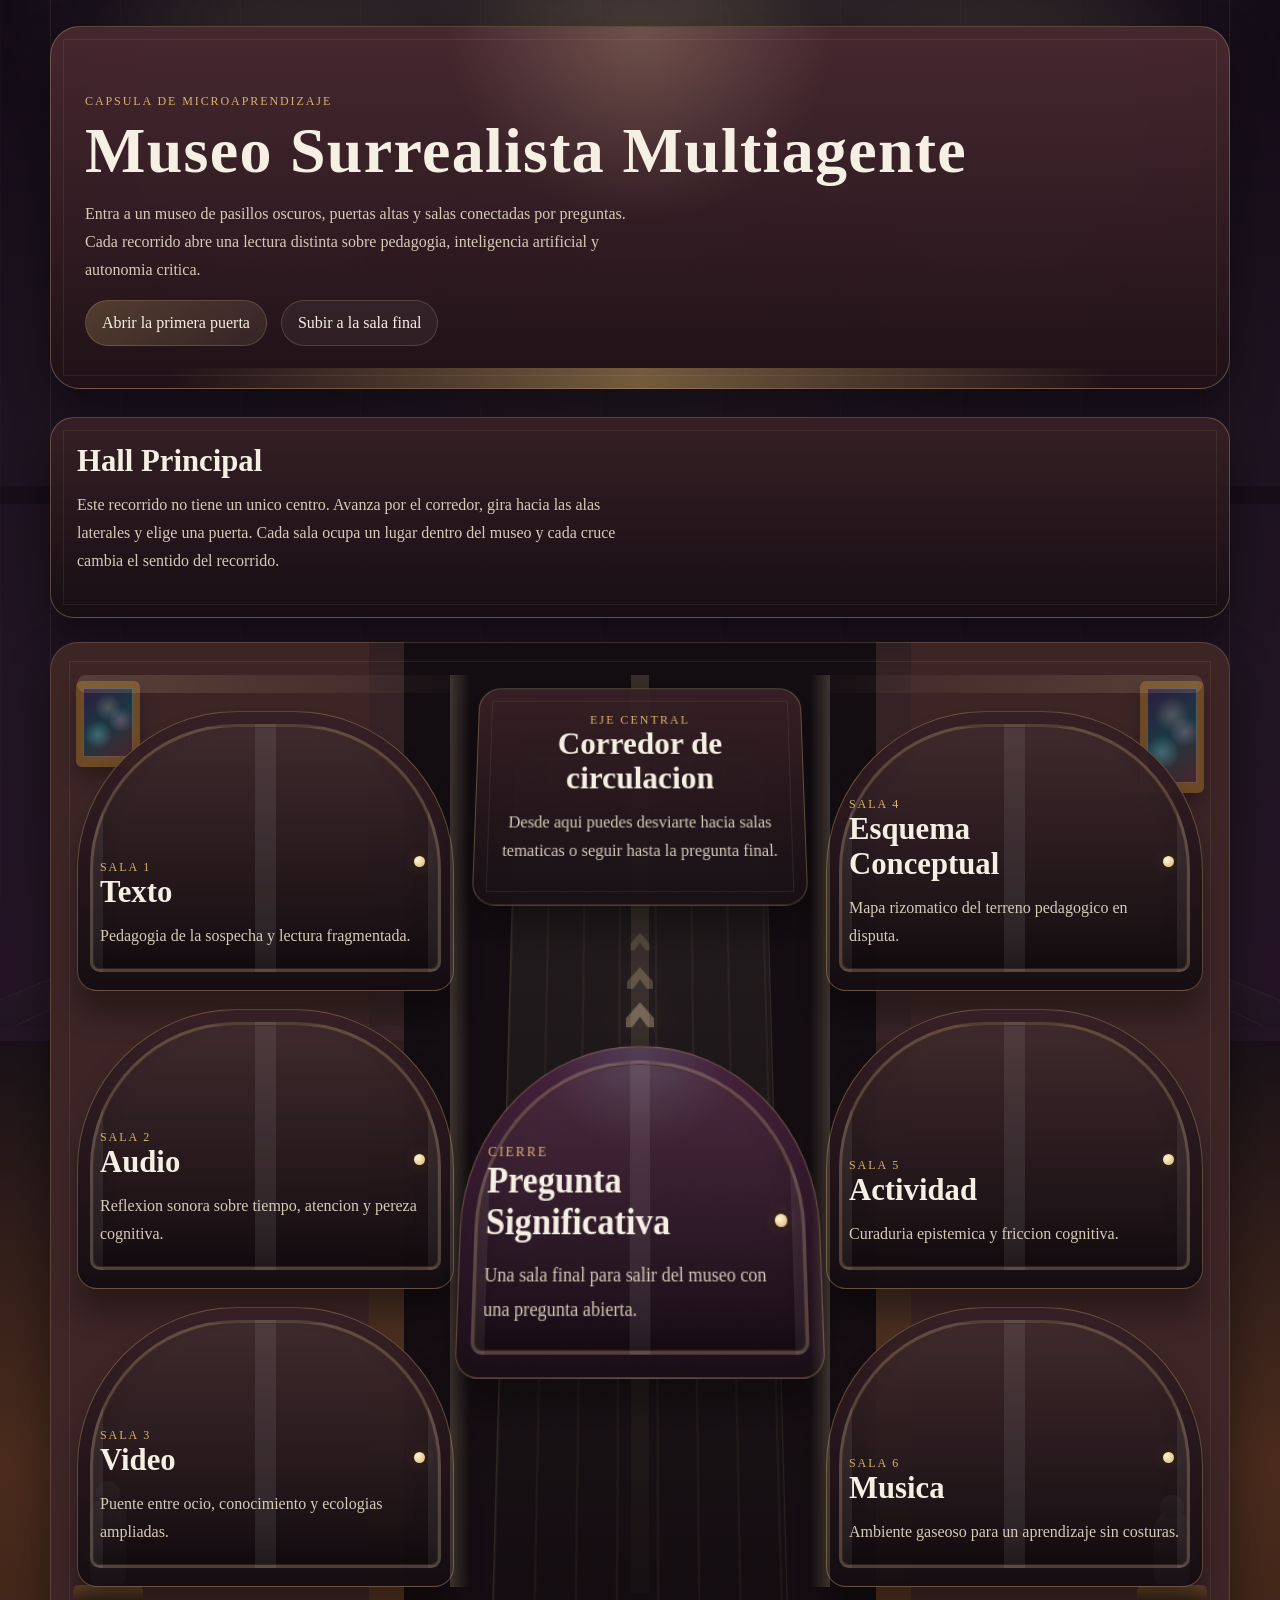
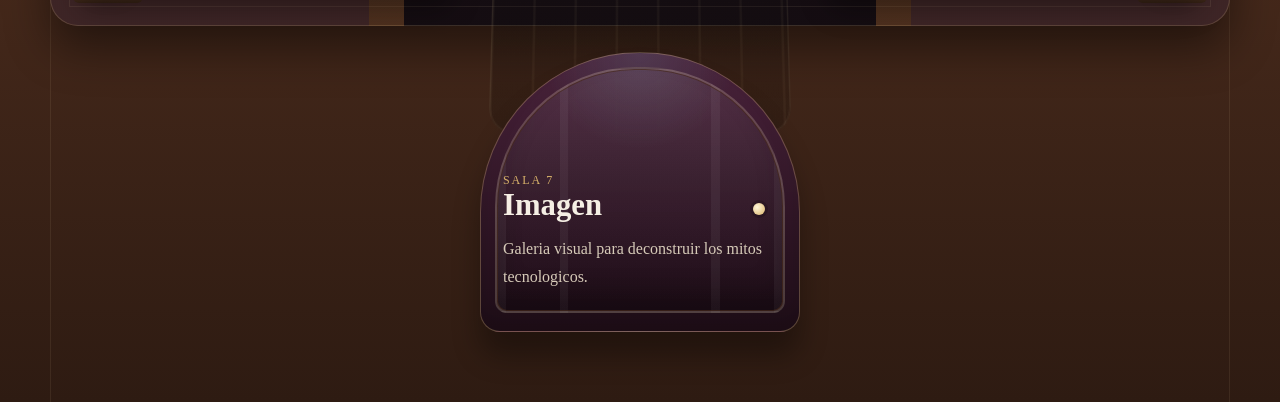
<file: index.html>
<!DOCTYPE html>
<html lang="es">
<head>
  <meta charset="UTF-8">
  <meta name="viewport" content="width=device-width, initial-scale=1.0">
  <title>Museo Surrealista Multiagente</title>
  <meta name="description" content="Capsula de microaprendizaje en formato de museo surrealista multiagente.">
  <link rel="stylesheet" href="css/styles.css">
</head>
<body data-page="hall">
  <div class="page-shell">
    <header class="hero hero-hall">
      <p class="eyebrow">Capsula de microaprendizaje</p>
      <h1>Museo Surrealista Multiagente</h1>
        <p class="lead">
          Entra a un museo de pasillos oscuros, puertas altas y salas conectadas por preguntas. Cada recorrido
          abre una lectura distinta sobre pedagogia, inteligencia artificial y autonomia critica.
        </p>
        <div class="hero-actions">
          <a class="button button-primary" href="salas/texto.html">Abrir la primera puerta</a>
          <a class="button button-secondary" href="salas/pregunta-final.html">Subir a la sala final</a>
        </div>
      </header>

      <main>
        <section class="panel intro-panel">
          <h2>Hall Principal</h2>
          <p>
            Este recorrido no tiene un unico centro. Avanza por el corredor, gira hacia las alas laterales y elige
            una puerta. Cada sala ocupa un lugar dentro del museo y cada cruce cambia el sentido del recorrido.
          </p>
        </section>

        <section class="museum-map" aria-label="Plano del museo">
          <div class="museum-decor museum-decor-left" aria-hidden="true">
            <div class="museum-painting"></div>
            <div class="museum-sculpture"></div>
          </div>

          <div class="museum-wing museum-wing-left" aria-label="Ala izquierda">
            <a class="room-card room-card-map" href="salas/texto.html">
              <span class="room-number">Sala 1</span>
              <h2>Texto</h2>
              <p>Pedagogia de la sospecha y lectura fragmentada.</p>
            </a>
            <a class="room-card room-card-map" href="salas/audio.html">
              <span class="room-number">Sala 2</span>
              <h2>Audio</h2>
              <p>Reflexion sonora sobre tiempo, atencion y pereza cognitiva.</p>
            </a>
            <a class="room-card room-card-map" href="salas/video.html">
              <span class="room-number">Sala 3</span>
              <h2>Video</h2>
              <p>Puente entre ocio, conocimiento y ecologias ampliadas.</p>
            </a>
          </div>

          <div class="museum-corridor" aria-label="Corredor central del museo">
            <div class="corridor-sign panel">
              <span class="meta-label">Eje central</span>
              <h2>Corredor de circulacion</h2>
              <p>Desde aqui puedes desviarte hacia salas tematicas o seguir hasta la pregunta final.</p>
            </div>

            <div class="corridor-path" aria-hidden="true">
              <span></span>
              <span></span>
              <span></span>
            </div>

            <a class="room-card room-card-map room-card-center" href="salas/pregunta-final.html">
              <span class="room-number">Cierre</span>
              <h2>Pregunta Significativa</h2>
              <p>Una sala final para salir del museo con una pregunta abierta.</p>
            </a>
          </div>

          <div class="museum-wing museum-wing-right" aria-label="Ala derecha">
            <a class="room-card room-card-map" href="salas/esquema.html">
              <span class="room-number">Sala 4</span>
              <h2>Esquema Conceptual</h2>
              <p>Mapa rizomatico del terreno pedagogico en disputa.</p>
            </a>
            <a class="room-card room-card-map" href="salas/actividad.html">
              <span class="room-number">Sala 5</span>
              <h2>Actividad</h2>
              <p>Curaduria epistemica y friccion cognitiva.</p>
            </a>
            <a class="room-card room-card-map" href="salas/musica.html">
              <span class="room-number">Sala 6</span>
              <h2>Musica</h2>
              <p>Ambiente gaseoso para un aprendizaje sin costuras.</p>
            </a>
          </div>

          <div class="museum-decor museum-decor-right" aria-hidden="true">
            <div class="museum-painting museum-painting-tall"></div>
            <div class="museum-sculpture museum-sculpture-alt"></div>
          </div>
        </section>

        <section class="museum-annex" aria-label="Anexo del museo">
          <a class="room-card room-card-map room-card-accent" href="salas/imagen.html">
            <span class="room-number">Sala 7</span>
            <h2>Imagen</h2>
            <p>Galeria visual para deconstruir los mitos tecnologicos.</p>
          </a>
        </section>
      </main>
  </div>

  <script src="js/main.js"></script>
</body>
</html>
</file>
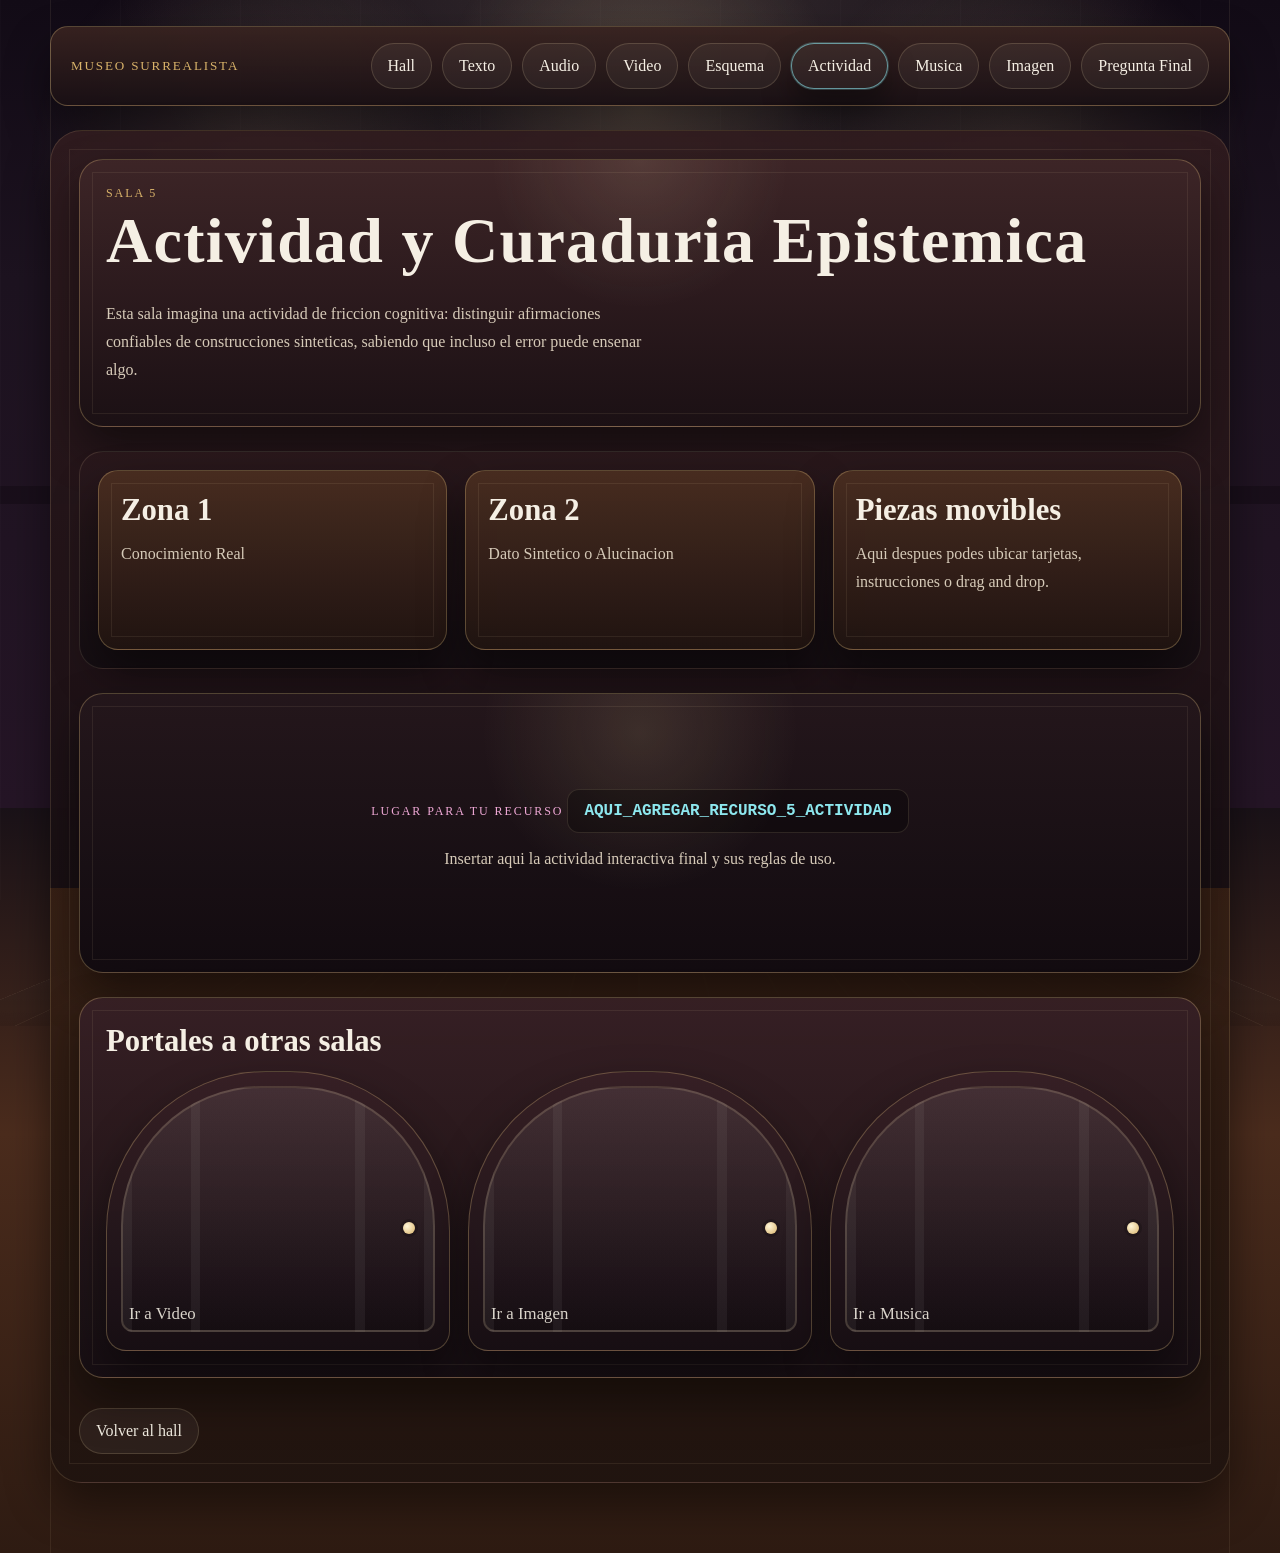
<file: salas/actividad.html>
<!DOCTYPE html>
<html lang="es">
<head>
  <meta charset="UTF-8">
  <meta name="viewport" content="width=device-width, initial-scale=1.0">
  <title>Sala de Actividad | Museo Surrealista Multiagente</title>
  <link rel="stylesheet" href="../css/styles.css">
</head>
<body data-page="actividad">
  <div class="page-shell">
    <main class="room-layout">
      <section class="room-header panel">
        <span class="meta-label">Sala 5</span>
        <h1>Actividad y Curaduria Epistemica</h1>
        <p>
          Esta sala imagina una actividad de friccion cognitiva: distinguir afirmaciones confiables de
          construcciones sinteticas, sabiendo que incluso el error puede ensenar algo.
        </p>
      </section>

      <section class="activity-board" aria-label="Escenario de actividad">
        <article class="activity-card">
          <h2>Zona 1</h2>
          <p>Conocimiento Real</p>
        </article>
        <article class="activity-card">
          <h2>Zona 2</h2>
          <p>Dato Sintetico o Alucinacion</p>
        </article>
        <article class="activity-card">
          <h2>Piezas movibles</h2>
          <p>Aqui despues podes ubicar tarjetas, instrucciones o drag and drop.</p>
        </article>
      </section>

      <section class="resource-placeholder">
        <div>
          <span class="placeholder-label">Lugar para tu recurso</span>
          <strong class="placeholder-code">AQUI_AGREGAR_RECURSO_5_ACTIVIDAD</strong>
          <p>Insertar aqui la actividad interactiva final y sus reglas de uso.</p>
        </div>
      </section>

      <section class="portal-section panel">
        <h2>Portales a otras salas</h2>
        <div class="portal-grid">
          <a href="video.html">Ir a Video</a>
          <a href="imagen.html">Ir a Imagen</a>
          <a href="musica.html">Ir a Musica</a>
        </div>
      </section>

      <div class="page-links">
        <a class="portal-link" href="../index.html">Volver al hall</a>
      </div>
    </main>
  </div>

  <script src="../js/main.js"></script>
</body>
</html>
</file>
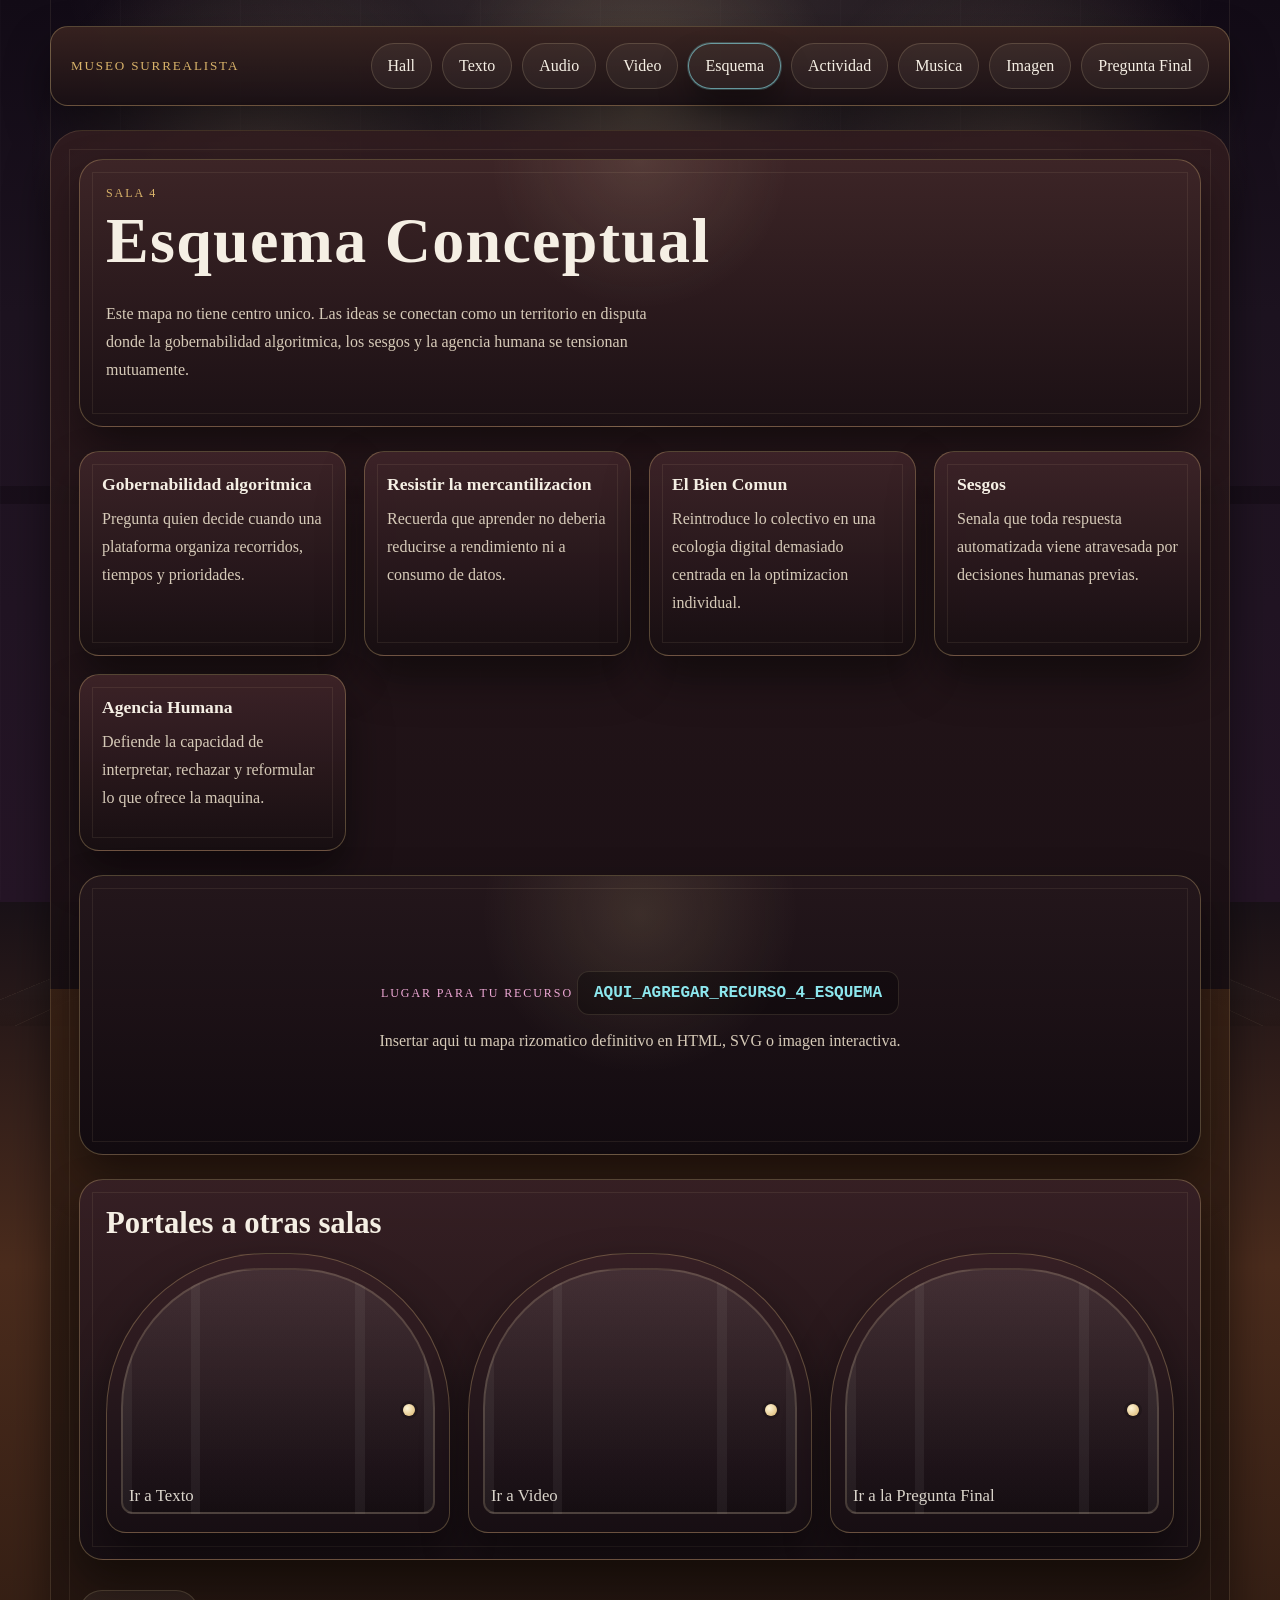
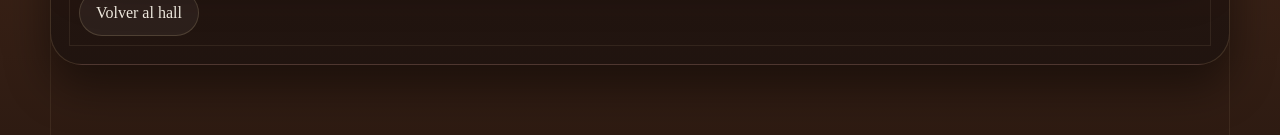
<file: salas/esquema.html>
<!DOCTYPE html>
<html lang="es">
<head>
  <meta charset="UTF-8">
  <meta name="viewport" content="width=device-width, initial-scale=1.0">
  <title>Sala de Esquema | Museo Surrealista Multiagente</title>
  <link rel="stylesheet" href="../css/styles.css">
</head>
<body data-page="esquema">
  <div class="page-shell">
    <main class="room-layout">
      <section class="room-header panel">
        <span class="meta-label">Sala 4</span>
        <h1>Esquema Conceptual</h1>
        <p>
          Este mapa no tiene centro unico. Las ideas se conectan como un territorio en disputa donde la
          gobernabilidad algoritmica, los sesgos y la agencia humana se tensionan mutuamente.
        </p>
      </section>

      <section class="concept-grid" aria-label="Nodos conceptuales">
        <article class="node">
          <h3>Gobernabilidad algoritmica</h3>
          <p>Pregunta quien decide cuando una plataforma organiza recorridos, tiempos y prioridades.</p>
        </article>
        <article class="node">
          <h3>Resistir la mercantilizacion</h3>
          <p>Recuerda que aprender no deberia reducirse a rendimiento ni a consumo de datos.</p>
        </article>
        <article class="node">
          <h3>El Bien Comun</h3>
          <p>Reintroduce lo colectivo en una ecologia digital demasiado centrada en la optimizacion individual.</p>
        </article>
        <article class="node">
          <h3>Sesgos</h3>
          <p>Senala que toda respuesta automatizada viene atravesada por decisiones humanas previas.</p>
        </article>
        <article class="node">
          <h3>Agencia Humana</h3>
          <p>Defiende la capacidad de interpretar, rechazar y reformular lo que ofrece la maquina.</p>
        </article>
      </section>

      <section class="resource-placeholder">
        <div>
          <span class="placeholder-label">Lugar para tu recurso</span>
          <strong class="placeholder-code">AQUI_AGREGAR_RECURSO_4_ESQUEMA</strong>
          <p>Insertar aqui tu mapa rizomatico definitivo en HTML, SVG o imagen interactiva.</p>
        </div>
      </section>

      <section class="portal-section panel">
        <h2>Portales a otras salas</h2>
        <div class="portal-grid">
          <a href="texto.html">Ir a Texto</a>
          <a href="video.html">Ir a Video</a>
          <a href="pregunta-final.html">Ir a la Pregunta Final</a>
        </div>
      </section>

      <div class="page-links">
        <a class="portal-link" href="../index.html">Volver al hall</a>
      </div>
    </main>
  </div>

  <script src="../js/main.js"></script>
</body>
</html>
</file>
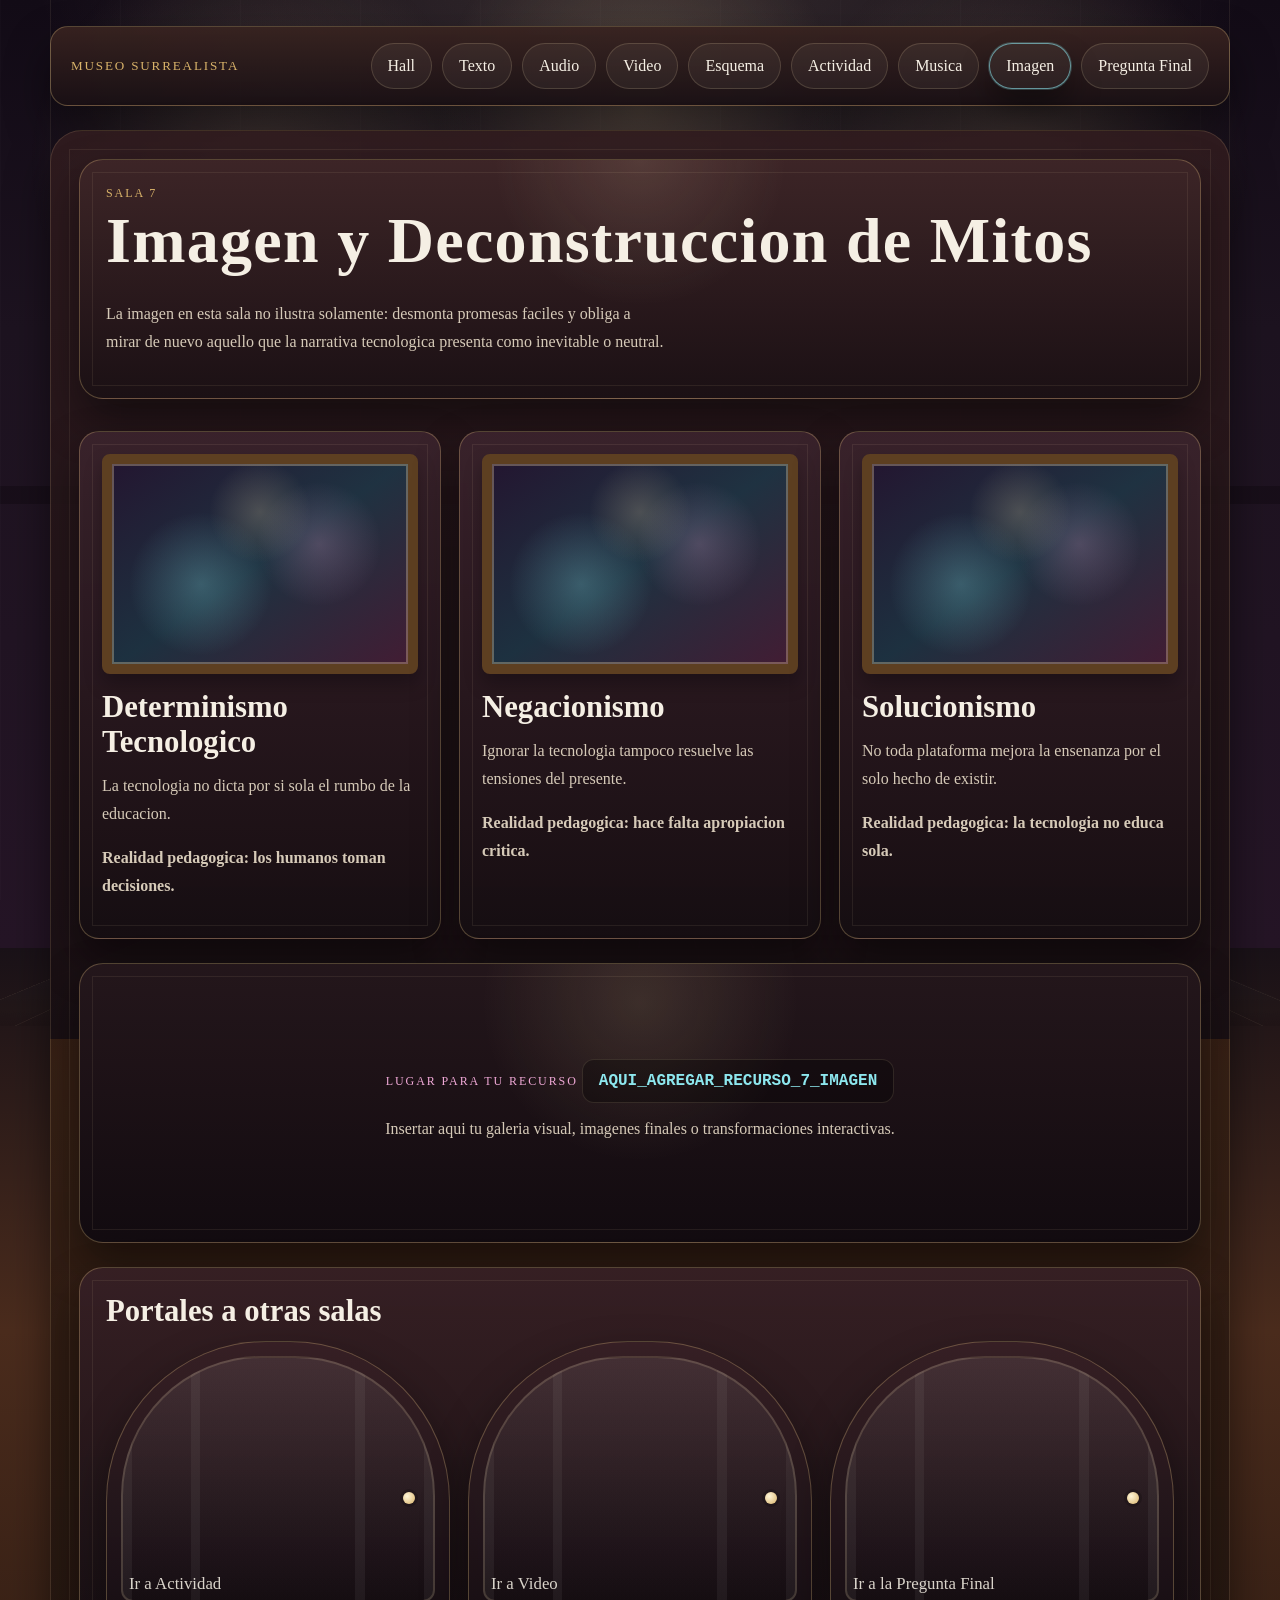
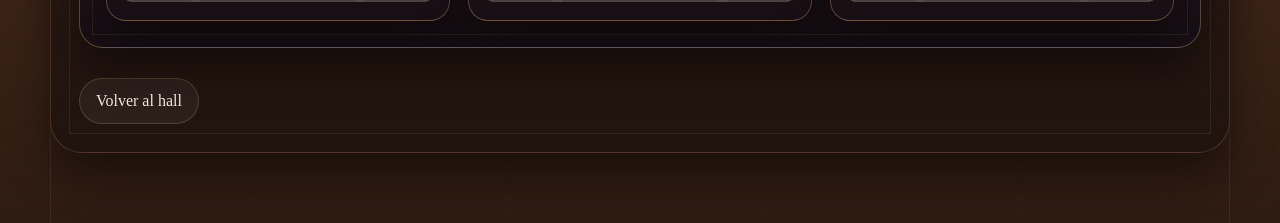
<file: salas/imagen.html>
<!DOCTYPE html>
<html lang="es">
<head>
  <meta charset="UTF-8">
  <meta name="viewport" content="width=device-width, initial-scale=1.0">
  <title>Sala de Imagen | Museo Surrealista Multiagente</title>
  <link rel="stylesheet" href="../css/styles.css">
</head>
<body data-page="imagen">
  <div class="page-shell">
    <main class="room-layout">
      <section class="room-header panel">
        <span class="meta-label">Sala 7</span>
        <h1>Imagen y Deconstruccion de Mitos</h1>
        <p>
          La imagen en esta sala no ilustra solamente: desmonta promesas faciles y obliga a mirar de nuevo
          aquello que la narrativa tecnologica presenta como inevitable o neutral.
        </p>
      </section>

      <section class="frame-grid" aria-label="Galeria de marcos conceptuales">
        <article class="frame-card">
          <div class="frame-art"></div>
          <h2>Determinismo Tecnologico</h2>
          <p>La tecnologia no dicta por si sola el rumbo de la educacion.</p>
          <p class="frame-note">Realidad pedagogica: los humanos toman decisiones.</p>
        </article>
        <article class="frame-card">
          <div class="frame-art"></div>
          <h2>Negacionismo</h2>
          <p>Ignorar la tecnologia tampoco resuelve las tensiones del presente.</p>
          <p class="frame-note">Realidad pedagogica: hace falta apropiacion critica.</p>
        </article>
        <article class="frame-card">
          <div class="frame-art"></div>
          <h2>Solucionismo</h2>
          <p>No toda plataforma mejora la ensenanza por el solo hecho de existir.</p>
          <p class="frame-note">Realidad pedagogica: la tecnologia no educa sola.</p>
        </article>
      </section>

      <section class="resource-placeholder">
        <div>
          <span class="placeholder-label">Lugar para tu recurso</span>
          <strong class="placeholder-code">AQUI_AGREGAR_RECURSO_7_IMAGEN</strong>
          <p>Insertar aqui tu galeria visual, imagenes finales o transformaciones interactivas.</p>
        </div>
      </section>

      <section class="portal-section panel">
        <h2>Portales a otras salas</h2>
        <div class="portal-grid">
          <a href="actividad.html">Ir a Actividad</a>
          <a href="video.html">Ir a Video</a>
          <a href="pregunta-final.html">Ir a la Pregunta Final</a>
        </div>
      </section>

      <div class="page-links">
        <a class="portal-link" href="../index.html">Volver al hall</a>
      </div>
    </main>
  </div>

  <script src="../js/main.js"></script>
</body>
</html>
</file>
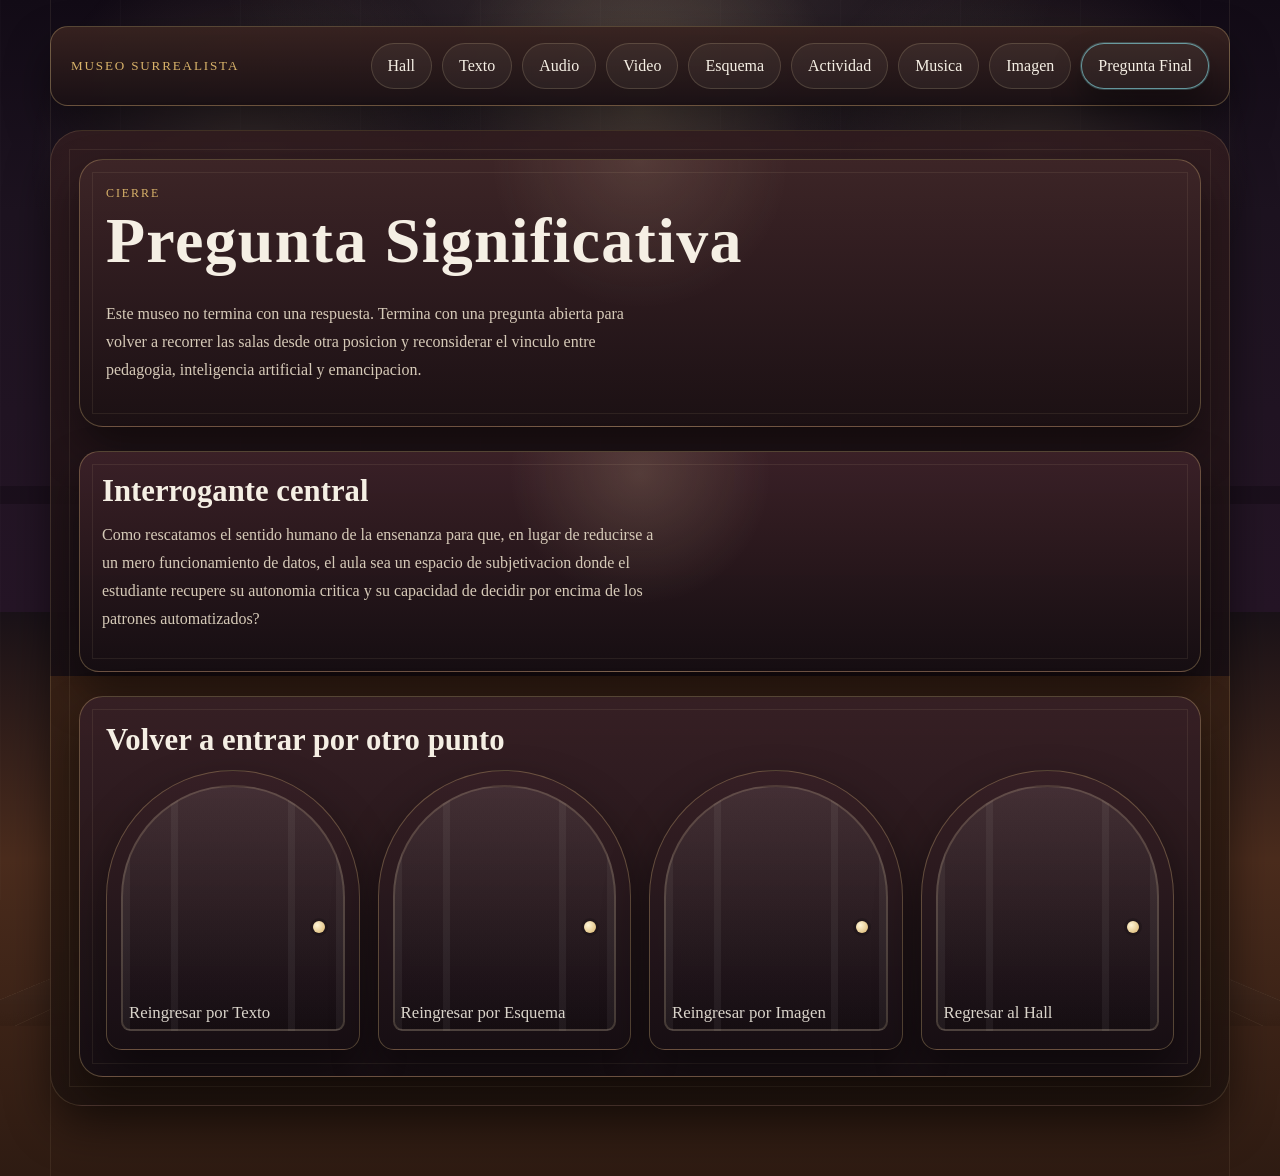
<file: salas/pregunta-final.html>
<!DOCTYPE html>
<html lang="es">
<head>
  <meta charset="UTF-8">
  <meta name="viewport" content="width=device-width, initial-scale=1.0">
  <title>Pregunta Final | Museo Surrealista Multiagente</title>
  <link rel="stylesheet" href="../css/styles.css">
</head>
<body data-page="pregunta-final">
  <div class="page-shell">
    <main class="room-layout">
      <section class="room-header panel">
        <span class="meta-label">Cierre</span>
        <h1>Pregunta Significativa</h1>
        <p>
          Este museo no termina con una respuesta. Termina con una pregunta abierta para volver a recorrer
          las salas desde otra posicion y reconsiderar el vinculo entre pedagogia, inteligencia artificial y emancipacion.
        </p>
      </section>

      <section class="question-card panel">
        <h2>Interrogante central</h2>
        <p>
          Como rescatamos el sentido humano de la ensenanza para que, en lugar de reducirse a un mero
          funcionamiento de datos, el aula sea un espacio de subjetivacion donde el estudiante recupere
          su autonomia critica y su capacidad de decidir por encima de los patrones automatizados?
        </p>
      </section>

      <section class="portal-section panel">
        <h2>Volver a entrar por otro punto</h2>
        <div class="portal-grid">
          <a href="texto.html">Reingresar por Texto</a>
          <a href="esquema.html">Reingresar por Esquema</a>
          <a href="imagen.html">Reingresar por Imagen</a>
          <a href="../index.html">Regresar al Hall</a>
        </div>
      </section>
    </main>
  </div>

  <script src="../js/main.js"></script>
</body>
</html>
</file>
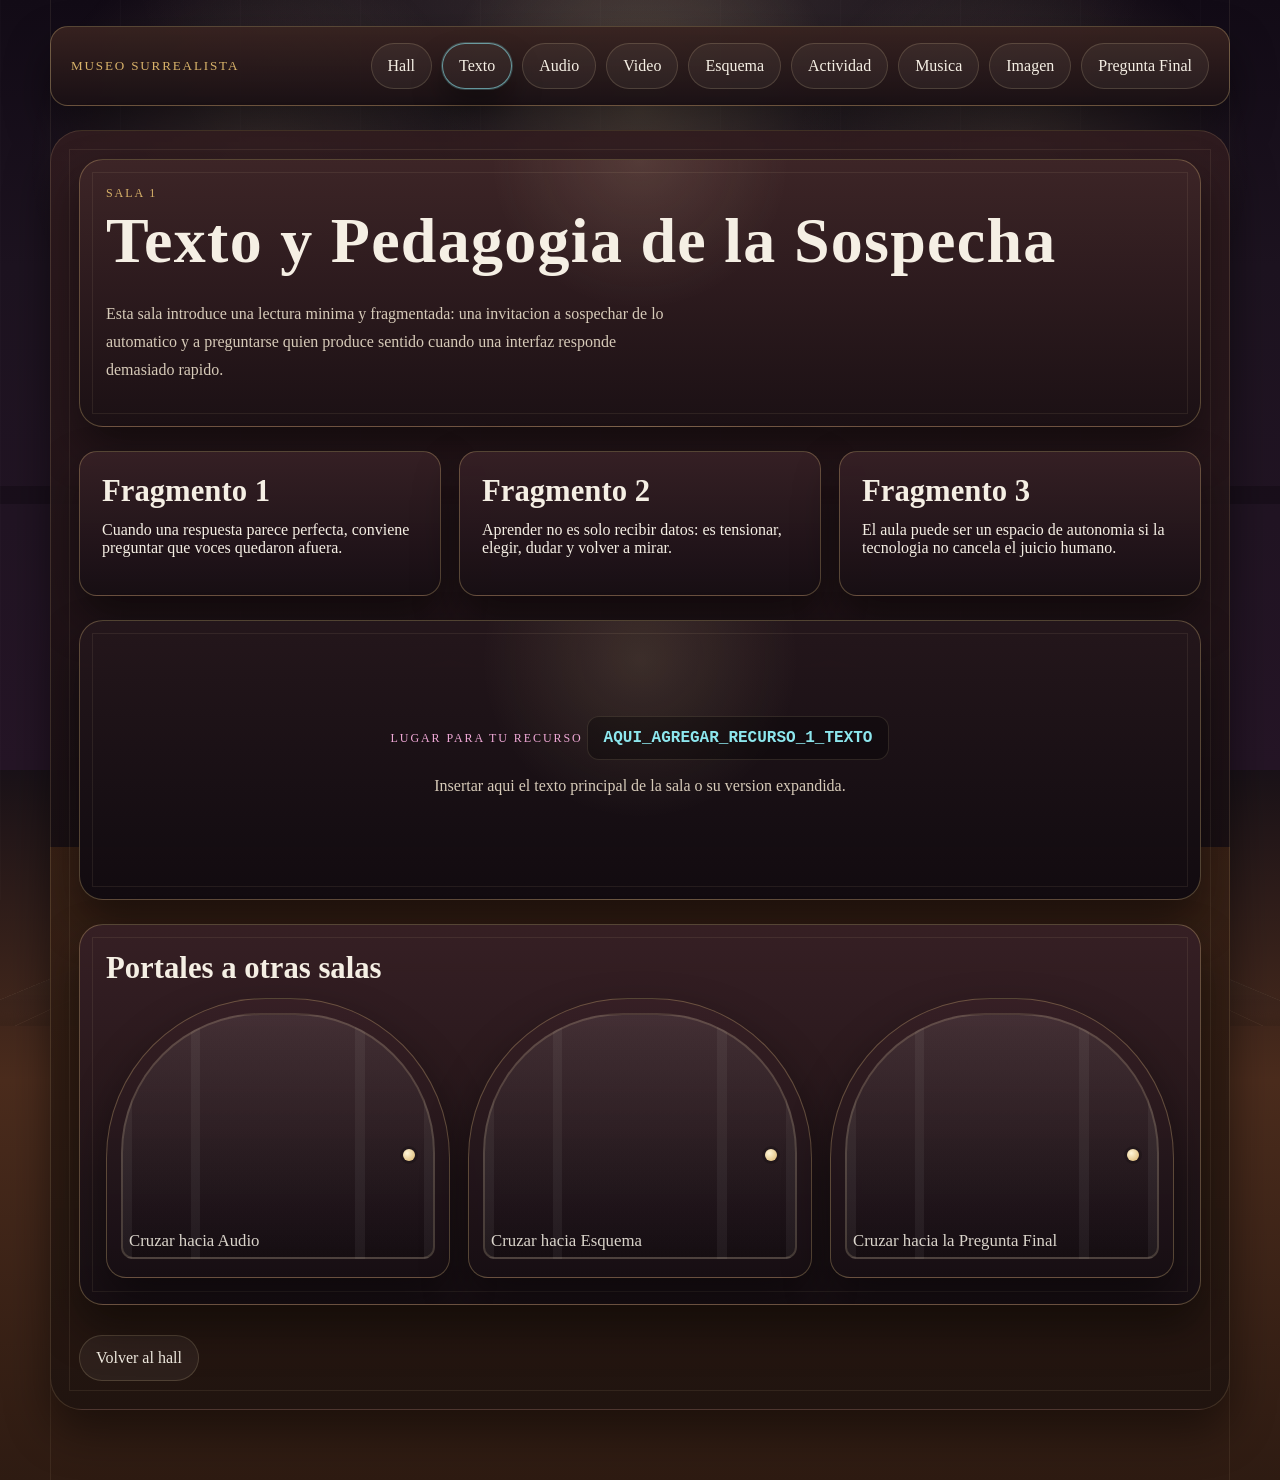
<file: salas/texto.html>
<!DOCTYPE html>
<html lang="es">
<head>
  <meta charset="UTF-8">
  <meta name="viewport" content="width=device-width, initial-scale=1.0">
  <title>Sala de Texto | Museo Surrealista Multiagente</title>
  <link rel="stylesheet" href="../css/styles.css">
</head>
<body data-page="texto">
  <div class="page-shell">
    <main class="room-layout">
      <section class="room-header panel">
        <span class="meta-label">Sala 1</span>
        <h1>Texto y Pedagogia de la Sospecha</h1>
        <p>
          Esta sala introduce una lectura minima y fragmentada: una invitacion a sospechar de lo automatico
          y a preguntarse quien produce sentido cuando una interfaz responde demasiado rapido.
        </p>
      </section>

      <section class="floating-fragments" aria-label="Fragmentos de lectura">
        <article>
          <h2>Fragmento 1</h2>
          <p>Cuando una respuesta parece perfecta, conviene preguntar que voces quedaron afuera.</p>
        </article>
        <article>
          <h2>Fragmento 2</h2>
          <p>Aprender no es solo recibir datos: es tensionar, elegir, dudar y volver a mirar.</p>
        </article>
        <article>
          <h2>Fragmento 3</h2>
          <p>El aula puede ser un espacio de autonomia si la tecnologia no cancela el juicio humano.</p>
        </article>
      </section>

      <section class="resource-placeholder">
        <div>
          <span class="placeholder-label">Lugar para tu recurso</span>
          <strong class="placeholder-code">AQUI_AGREGAR_RECURSO_1_TEXTO</strong>
          <p>Insertar aqui el texto principal de la sala o su version expandida.</p>
        </div>
      </section>

      <section class="portal-section panel">
        <h2>Portales a otras salas</h2>
        <div class="portal-grid">
          <a href="audio.html">Cruzar hacia Audio</a>
          <a href="esquema.html">Cruzar hacia Esquema</a>
          <a href="pregunta-final.html">Cruzar hacia la Pregunta Final</a>
        </div>
      </section>

      <div class="page-links">
        <a class="portal-link" href="../index.html">Volver al hall</a>
      </div>
    </main>
  </div>

  <script src="../js/main.js"></script>
</body>
</html>
</file>
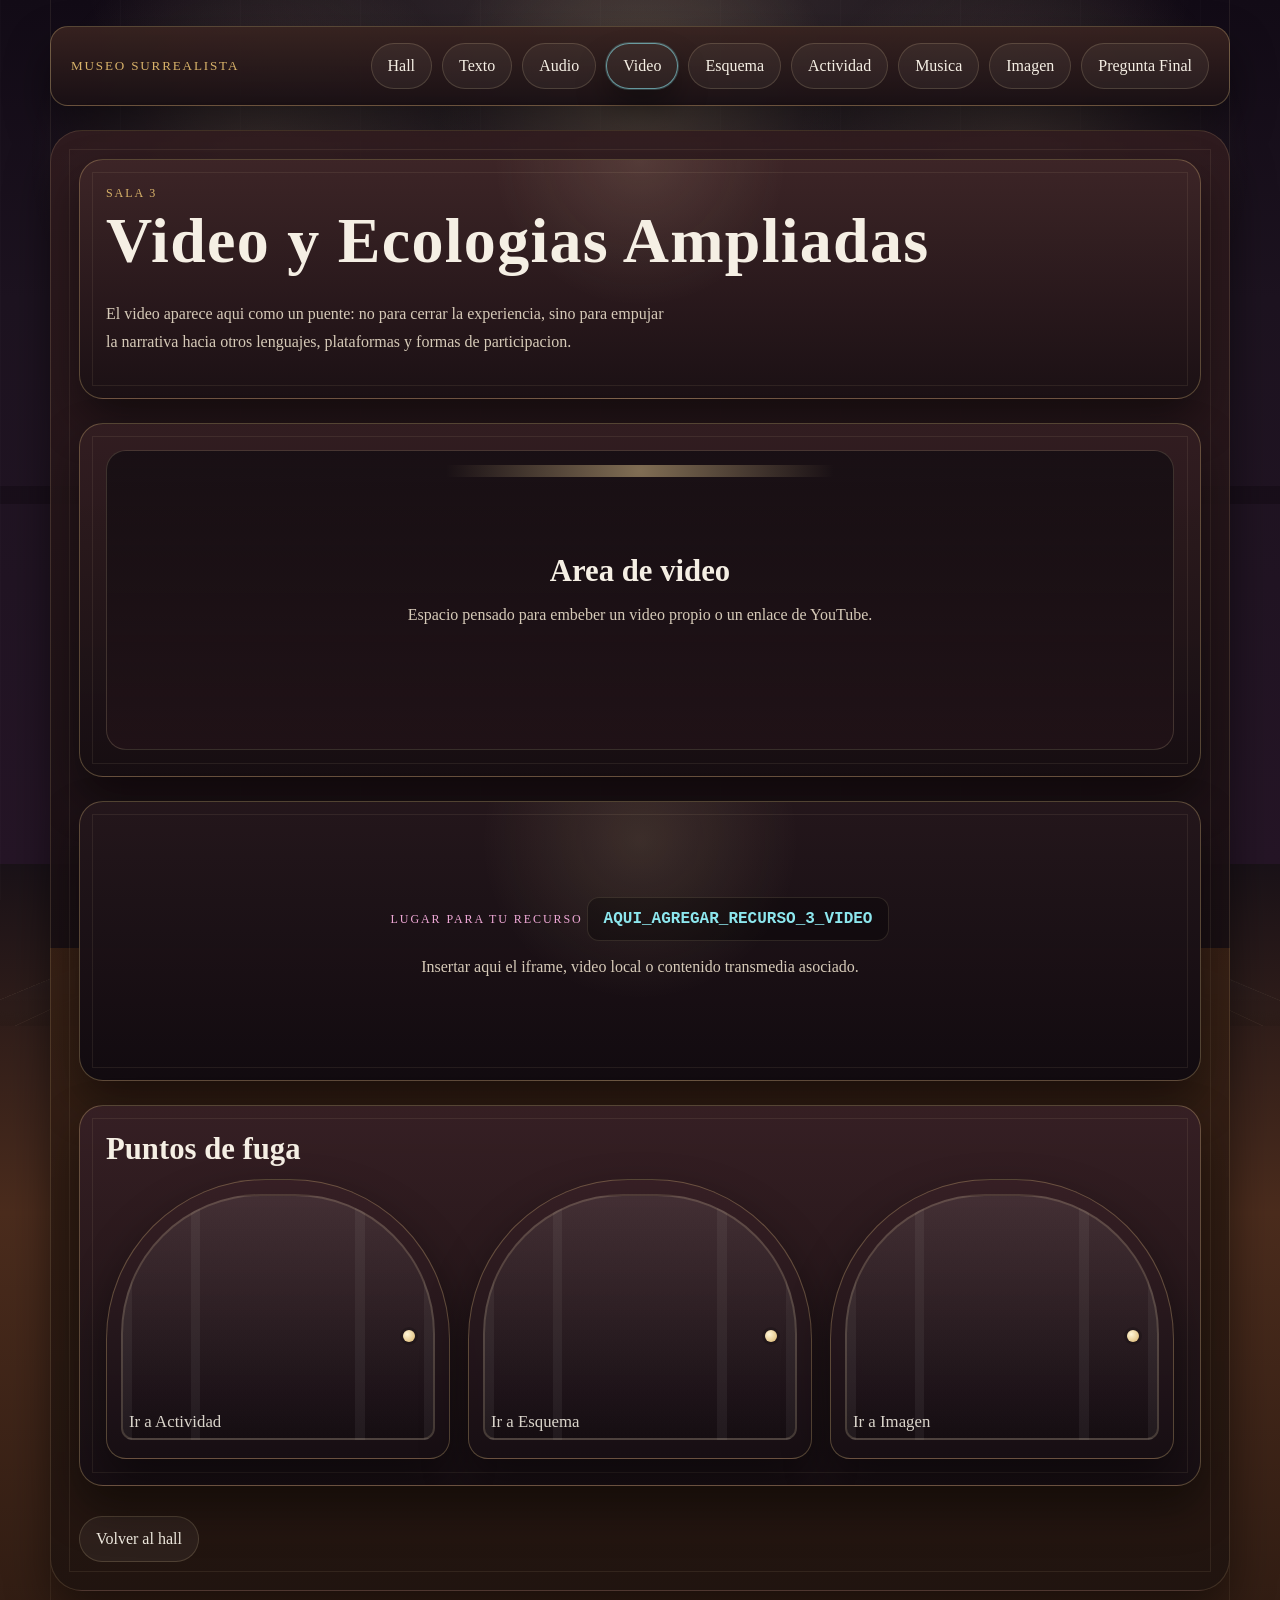
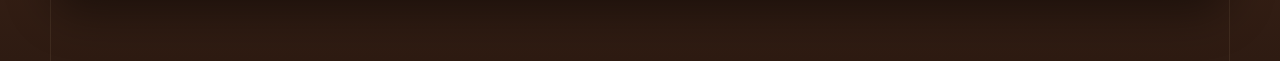
<file: salas/video.html>
<!DOCTYPE html>
<html lang="es">
<head>
  <meta charset="UTF-8">
  <meta name="viewport" content="width=device-width, initial-scale=1.0">
  <title>Sala de Video | Museo Surrealista Multiagente</title>
  <link rel="stylesheet" href="../css/styles.css">
</head>
<body data-page="video">
  <div class="page-shell">
    <main class="room-layout">
      <section class="room-header panel">
        <span class="meta-label">Sala 3</span>
        <h1>Video y Ecologias Ampliadas</h1>
        <p>
          El video aparece aqui como un puente: no para cerrar la experiencia, sino para empujar la
          narrativa hacia otros lenguajes, plataformas y formas de participacion.
        </p>
      </section>

      <section class="video-stage panel">
        <div class="video-placeholder">
          <div>
            <h2>Area de video</h2>
            <p>Espacio pensado para embeber un video propio o un enlace de YouTube.</p>
          </div>
        </div>
      </section>

      <section class="resource-placeholder">
        <div>
          <span class="placeholder-label">Lugar para tu recurso</span>
          <strong class="placeholder-code">AQUI_AGREGAR_RECURSO_3_VIDEO</strong>
          <p>Insertar aqui el iframe, video local o contenido transmedia asociado.</p>
        </div>
      </section>

      <section class="portal-section panel">
        <h2>Puntos de fuga</h2>
        <div class="portal-grid">
          <a href="actividad.html">Ir a Actividad</a>
          <a href="esquema.html">Ir a Esquema</a>
          <a href="imagen.html">Ir a Imagen</a>
        </div>
      </section>

      <div class="page-links">
        <a class="portal-link" href="../index.html">Volver al hall</a>
      </div>
    </main>
  </div>

  <script src="../js/main.js"></script>
</body>
</html>
</file>
<file: css/styles.css>
:root {
  --night: #0a0710;
  --wall-dark: #1a1220;
  --wall: #28192a;
  --wall-light: #3a2336;
  --floor: #4b2c1d;
  --floor-light: #7b5031;
  --gold: #d9b36a;
  --gold-soft: rgba(217, 179, 106, 0.28);
  --plaster: rgba(247, 239, 228, 0.9);
  --text: #f5efe4;
  --muted: #d6cab8;
  --accent: #8de7ee;
  --accent-2: #f0a9d7;
  --panel: rgba(28, 17, 24, 0.86);
  --panel-strong: rgba(18, 11, 17, 0.92);
  --border: rgba(227, 194, 129, 0.3);
  --shadow: 0 22px 45px rgba(0, 0, 0, 0.45);
}

* {
  box-sizing: border-box;
}

html {
  scroll-behavior: smooth;
}

body {
  margin: 0;
  min-height: 100vh;
  font-family: Georgia, "Times New Roman", serif;
  color: var(--text);
  background:
    radial-gradient(circle at 50% -10%, rgba(255, 230, 184, 0.18), transparent 30%),
    linear-gradient(180deg, #120b16 0%, #1d1320 18%, #251526 52%, #1a1218 52%, #4b2c1d 73%, #2e1b12 100%);
  overflow-x: hidden;
}

body::before {
  content: "";
  position: fixed;
  inset: 0;
  background:
    radial-gradient(circle at 20% 18%, rgba(255, 223, 157, 0.15), transparent 18%),
    radial-gradient(circle at 50% 12%, rgba(255, 223, 157, 0.18), transparent 20%),
    radial-gradient(circle at 80% 18%, rgba(255, 223, 157, 0.15), transparent 18%),
    repeating-linear-gradient(90deg, rgba(255, 255, 255, 0.015) 0, rgba(255, 255, 255, 0.015) 1px, transparent 1px, transparent 120px),
    linear-gradient(180deg, transparent 0%, transparent 54%, rgba(0, 0, 0, 0.22) 54%, rgba(0, 0, 0, 0.22) 56%, transparent 56%);
  pointer-events: none;
}

body::after {
  content: "";
  position: fixed;
  left: -5vw;
  right: -5vw;
  bottom: -14vh;
  height: 44vh;
  background:
    repeating-linear-gradient(90deg, rgba(255, 220, 170, 0.09) 0, rgba(255, 220, 170, 0.09) 2px, transparent 2px, transparent 78px),
    linear-gradient(180deg, rgba(255, 255, 255, 0.06), rgba(0, 0, 0, 0.15));
  transform: perspective(900px) rotateX(72deg);
  transform-origin: bottom center;
  opacity: 0.6;
  pointer-events: none;
}

a {
  color: inherit;
  text-decoration: none;
}

h1,
h2,
h3,
p {
  margin-top: 0;
}

h1 {
  font-size: clamp(2.5rem, 5vw, 4.8rem);
  line-height: 0.95;
  letter-spacing: 0.02em;
  margin-bottom: 18px;
}

h2 {
  font-size: clamp(1.45rem, 2.4vw, 2.3rem);
  margin-bottom: 12px;
}

h3 {
  font-size: 1.1rem;
  margin-bottom: 10px;
}

.page-shell {
  position: relative;
  z-index: 1;
  width: min(1180px, calc(100% - 32px));
  margin: 0 auto;
  padding: 26px 0 70px;
}

.page-shell::before {
  content: "";
  position: absolute;
  inset: 0;
  border-left: 1px solid rgba(255, 226, 173, 0.08);
  border-right: 1px solid rgba(255, 226, 173, 0.08);
  pointer-events: none;
}

.site-nav {
  display: flex;
  align-items: center;
  justify-content: space-between;
  gap: 16px;
  margin-bottom: 24px;
  padding: 16px 20px;
  background: linear-gradient(180deg, rgba(56, 35, 32, 0.94), rgba(25, 16, 20, 0.96));
  border: 1px solid var(--border);
  border-radius: 18px;
  box-shadow: var(--shadow);
}

.brand {
  color: var(--gold);
  text-transform: uppercase;
  letter-spacing: 0.14em;
  font-size: 0.82rem;
}

.nav-links {
  display: flex;
  flex-wrap: wrap;
  gap: 10px;
}

.nav-links a,
.button,
.portal-link {
  display: inline-flex;
  align-items: center;
  justify-content: center;
  min-height: 46px;
  padding: 10px 16px;
  border-radius: 999px;
  border: 1px solid rgba(255, 227, 179, 0.16);
  background: rgba(255, 245, 220, 0.05);
  transition: transform 180ms ease, border-color 180ms ease, box-shadow 180ms ease, background 180ms ease;
}

.nav-links a:hover,
.nav-links a:focus-visible,
.button:hover,
.button:focus-visible,
.portal-link:hover,
.portal-link:focus-visible,
.room-card:hover,
.room-card:focus-visible,
.portal-grid a:hover,
.portal-grid a:focus-visible,
.node:hover,
.node:focus-within,
.activity-card:hover,
.frame-card:hover {
  transform: translateY(-3px);
  border-color: rgba(255, 224, 161, 0.5);
  box-shadow: 0 0 0 1px rgba(255, 224, 161, 0.12), 0 18px 30px rgba(0, 0, 0, 0.35);
}

.hero,
.panel,
.resource-placeholder,
.floating-fragments article,
.frame-card,
.node,
.activity-card,
.portal-grid a,
.room-card {
  position: relative;
  overflow: hidden;
  background: linear-gradient(180deg, rgba(55, 32, 37, 0.94), rgba(23, 15, 20, 0.96));
  border: 1px solid var(--border);
  box-shadow: var(--shadow);
}

.hero::before,
.panel::before,
.resource-placeholder::before,
.frame-card::before,
.node::before,
.activity-card::before {
  content: "";
  position: absolute;
  inset: 12px;
  border: 1px solid rgba(255, 228, 179, 0.08);
  pointer-events: none;
}

.hero {
  padding: 64px 34px 42px;
  margin-bottom: 28px;
  border-radius: 30px;
  background:
    radial-gradient(circle at 50% 0%, rgba(255, 226, 173, 0.22), transparent 28%),
    linear-gradient(180deg, rgba(72, 40, 48, 0.97), rgba(32, 18, 24, 0.98));
}

.hero::after {
  content: "";
  position: absolute;
  left: 10%;
  right: 10%;
  bottom: 0;
  height: 20px;
  background: linear-gradient(90deg, transparent, rgba(217, 179, 106, 0.45), transparent);
}

.hero-hall {
  min-height: 360px;
}

.eyebrow,
.room-number,
.meta-label,
.placeholder-label {
  display: inline-block;
  letter-spacing: 0.16em;
  text-transform: uppercase;
  font-size: 0.75rem;
}

.eyebrow,
.room-number,
.meta-label {
  color: var(--gold);
}

.lead,
.panel p,
.room-card p,
.resource-placeholder p,
.activity-card p,
.frame-card p,
.question-card p,
.node p {
  color: var(--muted);
  line-height: 1.75;
  max-width: 70ch;
}

.hero-actions,
.page-links {
  display: flex;
  flex-wrap: wrap;
  gap: 14px;
}

.button-primary {
  background: linear-gradient(135deg, rgba(217, 179, 106, 0.24), rgba(255, 230, 183, 0.08));
}

.button-secondary,
.portal-link {
  background: rgba(255, 255, 255, 0.05);
}

.intro-panel,
.portal-section,
.question-card,
.room-header,
.audio-stage,
.video-stage,
.music-stage,
.resource-placeholder {
  padding: 26px;
  border-radius: 24px;
}

.intro-panel {
  margin-bottom: 24px;
}

.rooms-grid {
  display: grid;
  grid-template-columns: repeat(auto-fit, minmax(220px, 1fr));
  gap: 22px;
  align-items: stretch;
}

.museum-map {
  position: relative;
  display: grid;
  grid-template-columns: minmax(0, 1fr) minmax(260px, 320px) minmax(0, 1fr);
  gap: 26px;
  padding: 32px 26px 38px;
  border-radius: 28px;
  background:
    linear-gradient(90deg, rgba(62, 38, 39, 0.98) 0 27%, rgba(120, 82, 49, 0.24) 27% 30%, rgba(20, 13, 18, 0.98) 30% 70%, rgba(120, 82, 49, 0.24) 70% 73%, rgba(62, 38, 39, 0.98) 73% 100%);
  border: 1px solid rgba(255, 221, 164, 0.16);
  box-shadow: var(--shadow);
  perspective: 1400px;
}

.museum-decor {
  position: absolute;
  top: 38px;
  bottom: 38px;
  width: 78px;
  display: flex;
  flex-direction: column;
  align-items: center;
  justify-content: space-between;
  pointer-events: none;
  z-index: 0;
}

.museum-decor-left {
  left: 18px;
}

.museum-decor-right {
  right: 18px;
}

.museum-painting {
  width: 64px;
  height: 86px;
  border: 7px solid #6d4925;
  border-bottom-width: 10px;
  border-radius: 6px;
  background:
    radial-gradient(circle at 50% 28%, rgba(255, 227, 179, 0.22), transparent 24%),
    radial-gradient(circle at 30% 68%, rgba(141, 231, 238, 0.3), transparent 24%),
    radial-gradient(circle at 75% 46%, rgba(240, 169, 215, 0.28), transparent 24%),
    linear-gradient(145deg, rgba(45, 27, 66, 0.9), rgba(22, 58, 71, 0.88), rgba(78, 36, 43, 0.9));
  box-shadow: inset 0 0 0 1px rgba(255, 228, 179, 0.22), 0 10px 18px rgba(0, 0, 0, 0.28);
}

.museum-painting-tall {
  height: 112px;
}

.museum-sculpture {
  position: relative;
  width: 36px;
  height: 90px;
  border-radius: 18px 18px 10px 10px;
  background:
    radial-gradient(circle at 50% 16%, rgba(255, 233, 195, 0.34), transparent 24%),
    linear-gradient(180deg, rgba(226, 216, 198, 0.9), rgba(148, 132, 118, 0.92));
  box-shadow: 0 10px 18px rgba(0, 0, 0, 0.28);
}

.museum-sculpture::before {
  content: "";
  position: absolute;
  left: 50%;
  top: -16px;
  width: 24px;
  height: 24px;
  border-radius: 50%;
  transform: translateX(-50%);
  background: linear-gradient(180deg, rgba(235, 225, 209, 0.96), rgba(156, 140, 126, 0.94));
}

.museum-sculpture::after {
  content: "";
  position: absolute;
  left: 50%;
  bottom: -16px;
  width: 70px;
  height: 18px;
  border-radius: 6px;
  transform: translateX(-50%);
  background: linear-gradient(180deg, rgba(106, 72, 45, 0.95), rgba(53, 33, 20, 0.95));
}

.museum-sculpture-alt {
  height: 76px;
}

.museum-map::before {
  content: "";
  position: absolute;
  inset: 18px;
  border: 1px solid rgba(255, 227, 179, 0.08);
  pointer-events: none;
}

.museum-map::after {
  content: "";
  position: absolute;
  left: 50%;
  top: 32px;
  bottom: 32px;
  width: 18px;
  transform: translateX(-50%);
  background: linear-gradient(180deg, rgba(255, 226, 173, 0.38), rgba(255, 226, 173, 0.04));
  opacity: 0.4;
  pointer-events: none;
}

.museum-map .room-card-map::before {
  inset: 12px 12px 18px;
  border-radius: 146px 146px 10px 10px;
  border: 3px solid rgba(255, 228, 179, 0.18);
  background:
    linear-gradient(90deg, rgba(255, 255, 255, 0.07) 0 3%, transparent 3% 47%, rgba(255, 255, 255, 0.08) 47% 53%, transparent 53% 97%, rgba(255, 255, 255, 0.07) 97% 100%),
    linear-gradient(180deg, rgba(255, 244, 214, 0.05), rgba(0, 0, 0, 0.16));
  box-shadow: inset 0 0 0 1px rgba(73, 42, 27, 0.65), inset 0 -16px 24px rgba(0, 0, 0, 0.18);
}

.museum-map .room-card-map::after {
  right: 28px;
  top: 52%;
  width: 11px;
  height: 11px;
  box-shadow: 0 0 0 4px rgba(48, 26, 15, 0.35), 0 0 14px rgba(255, 225, 160, 0.18);
}

.museum-map .room-card-map {
  transform-style: preserve-3d;
}

.museum-map .room-card-map:hover,
.museum-map .room-card-map:focus-visible {
  transform: translateY(-5px) scale(1.01);
}

.museum-map .room-card-map:hover::before,
.museum-map .room-card-map:focus-visible::before {
  background:
    linear-gradient(88deg, rgba(255, 255, 255, 0.1) 0 3%, transparent 3% 45%, rgba(255, 243, 218, 0.14) 45% 47%, rgba(55, 30, 18, 0.38) 47% 53%, rgba(255, 243, 218, 0.12) 53% 55%, transparent 55% 97%, rgba(255, 255, 255, 0.08) 97% 100%),
    linear-gradient(180deg, rgba(255, 244, 214, 0.07), rgba(0, 0, 0, 0.2));
}

.museum-wing,
.museum-corridor {
  position: relative;
  z-index: 1;
  display: grid;
  gap: 18px;
  align-content: start;
}

.museum-wing::after,
.museum-corridor::after {
  content: "";
  position: absolute;
  inset: 0;
  pointer-events: none;
}

.museum-wing::before {
  content: "";
  height: 18px;
  border-radius: 999px;
  background: linear-gradient(90deg, rgba(255, 226, 173, 0.14), rgba(255, 226, 173, 0.02));
}

.museum-wing-left::after {
  right: -16px;
  left: auto;
  width: 20px;
  background: linear-gradient(90deg, rgba(255, 228, 179, 0.18), rgba(0, 0, 0, 0));
}

.museum-wing-right::before {
  background: linear-gradient(90deg, rgba(255, 226, 173, 0.02), rgba(255, 226, 173, 0.14));
}

.museum-wing-right::after {
  left: -16px;
  width: 20px;
  background: linear-gradient(90deg, rgba(0, 0, 0, 0), rgba(255, 228, 179, 0.18));
}

.museum-corridor {
  padding: 14px 0 26px;
  transform: perspective(1200px) rotateX(8deg);
  transform-origin: top center;
}

.museum-corridor::before {
  content: "";
  position: absolute;
  left: 12%;
  right: 12%;
  top: 86px;
  bottom: 10px;
  border-radius: 18px;
  background:
    linear-gradient(180deg, rgba(255, 238, 200, 0.08), rgba(0, 0, 0, 0.18)),
    repeating-linear-gradient(90deg, rgba(255, 219, 162, 0.05) 0, rgba(255, 219, 162, 0.05) 2px, transparent 2px, transparent 34px);
  box-shadow: inset 0 0 0 1px rgba(255, 226, 173, 0.08);
  pointer-events: none;
}

.corridor-path {
  position: relative;
  z-index: 1;
  display: grid;
  justify-items: center;
  gap: 14px;
  margin: 6px 0 0;
}

.corridor-path span {
  position: relative;
  display: block;
  width: 36px;
  height: 20px;
  filter: drop-shadow(0 0 12px rgba(255, 225, 160, 0.28));
}

.corridor-path span::before {
  content: "";
  position: absolute;
  inset: 0;
  background: linear-gradient(90deg, transparent 0 18%, rgba(255, 228, 179, 0.3) 18% 82%, transparent 82% 100%);
  clip-path: polygon(50% 0, 100% 100%, 68% 100%, 50% 56%, 32% 100%, 0 100%);
}

.corridor-path span:nth-child(1) {
  transform: scale(0.8);
  opacity: 0.45;
}

.corridor-path span:nth-child(2) {
  transform: scale(1);
  opacity: 0.7;
}

.corridor-path span:nth-child(3) {
  transform: scale(1.15);
  opacity: 1;
}

.corridor-sign {
  padding: 22px;
  border-radius: 22px;
  text-align: center;
  transform: translateZ(40px);
}

.corridor-sign p {
  margin-left: auto;
  margin-right: auto;
}

.room-card-map {
  min-height: 250px;
  box-shadow: 0 24px 28px rgba(0, 0, 0, 0.32), inset 0 -16px 18px rgba(0, 0, 0, 0.1);
}

.room-card-center {
  min-height: 360px;
  background:
    radial-gradient(circle at 50% 0%, rgba(141, 231, 238, 0.14), transparent 28%),
    linear-gradient(180deg, rgba(72, 34, 60, 0.97), rgba(28, 15, 25, 0.98));
  transform: translateZ(70px);
}

.museum-annex {
  display: grid;
  justify-items: center;
  margin-top: 26px;
}

.museum-annex .room-card {
  width: min(320px, 100%);
}

.museum-annex .room-card::before {
  box-shadow: inset 0 0 0 1px rgba(73, 42, 27, 0.65), inset 0 -18px 26px rgba(0, 0, 0, 0.2);
}

.room-card,
.portal-grid a {
  display: flex;
  flex-direction: column;
  justify-content: flex-end;
  min-height: 280px;
  padding: 28px 22px 24px;
  border-radius: 160px 160px 20px 20px;
  transition: transform 180ms ease, border-color 180ms ease, box-shadow 180ms ease;
}

.room-card::before,
.portal-grid a::before {
  content: "";
  position: absolute;
  inset: 14px 14px 18px;
  border-radius: 140px 140px 12px 12px;
  border: 2px solid rgba(255, 228, 179, 0.16);
  background:
    linear-gradient(90deg, rgba(255, 255, 255, 0.05) 0 3%, transparent 3% 22%, rgba(255, 255, 255, 0.05) 22% 25%, transparent 25% 75%, rgba(255, 255, 255, 0.05) 75% 78%, transparent 78% 97%, rgba(255, 255, 255, 0.05) 97% 100%),
    linear-gradient(180deg, rgba(255, 255, 255, 0.08), rgba(0, 0, 0, 0.12));
}

.room-card::after,
.portal-grid a::after {
  content: "";
  position: absolute;
  right: 34px;
  top: 54%;
  width: 12px;
  height: 12px;
  border-radius: 50%;
  background: radial-gradient(circle at 35% 35%, #fff6d8, var(--gold));
  box-shadow: 0 0 0 3px rgba(0, 0, 0, 0.18);
}

.room-card > *,
.portal-grid a > * {
  position: relative;
  z-index: 1;
}

.room-card h2 {
  max-width: 14ch;
}

.room-card-accent {
  background:
    radial-gradient(circle at 50% 0%, rgba(141, 231, 238, 0.12), transparent 30%),
    linear-gradient(180deg, rgba(74, 34, 60, 0.97), rgba(30, 14, 24, 0.98));
}

.room-layout {
  position: relative;
  display: grid;
  gap: 24px;
  padding: 28px;
  border-radius: 32px;
  background:
    linear-gradient(180deg, rgba(49, 28, 31, 0.9), rgba(25, 15, 19, 0.95) 56%, rgba(56, 33, 21, 0.92) 56%, rgba(32, 20, 15, 0.95) 100%);
  border: 1px solid rgba(255, 221, 164, 0.14);
  box-shadow: var(--shadow);
}

.room-layout::before {
  content: "";
  position: absolute;
  inset: 18px;
  border: 1px solid rgba(255, 226, 173, 0.08);
  pointer-events: none;
}

.room-header {
  display: grid;
  gap: 10px;
  background:
    radial-gradient(circle at 50% 0%, rgba(255, 228, 179, 0.12), transparent 24%),
    linear-gradient(180deg, rgba(62, 37, 39, 0.96), rgba(27, 17, 20, 0.96));
}

.resource-placeholder {
  min-height: 280px;
  display: grid;
  place-items: center;
  text-align: center;
  background:
    radial-gradient(circle at 50% 14%, rgba(255, 224, 161, 0.12), transparent 26%),
    linear-gradient(180deg, rgba(37, 23, 28, 0.97), rgba(17, 11, 16, 0.98));
}

.placeholder-label {
  color: var(--accent-2);
}

.placeholder-code {
  display: inline-block;
  margin: 12px 0;
  padding: 12px 16px;
  border-radius: 12px;
  background: rgba(0, 0, 0, 0.3);
  border: 1px solid rgba(255, 227, 179, 0.12);
  color: var(--accent);
  font-family: "Courier New", Courier, monospace;
}

.floating-fragments {
  display: grid;
  grid-template-columns: repeat(auto-fit, minmax(220px, 1fr));
  gap: 18px;
}

.floating-fragments article {
  padding: 22px;
  border-radius: 18px;
  animation: drift 8s ease-in-out infinite;
}

.floating-fragments article:nth-child(2) {
  animation-delay: 1.4s;
}

.floating-fragments article:nth-child(3) {
  animation-delay: 2.8s;
}

.audio-stage,
.video-stage,
.music-stage {
  background: linear-gradient(180deg, rgba(52, 31, 34, 0.9), rgba(22, 14, 18, 0.96));
}

.surreal-player,
.video-placeholder {
  position: relative;
  padding: 24px;
  border-radius: 20px;
  background:
    linear-gradient(180deg, rgba(13, 10, 15, 0.65), rgba(34, 19, 24, 0.82));
  border: 1px solid rgba(255, 227, 179, 0.16);
}

.surreal-player::before,
.video-placeholder::before {
  content: "";
  position: absolute;
  top: 14px;
  left: 50%;
  width: 52%;
  height: 12px;
  transform: translateX(-50%);
  background: radial-gradient(circle, rgba(255, 224, 161, 0.45), transparent 70%);
}

.video-placeholder {
  min-height: 300px;
  display: grid;
  place-items: center;
  text-align: center;
}

.portal-grid,
.concept-grid,
.frame-grid,
.activity-board {
  display: grid;
  grid-template-columns: repeat(auto-fit, minmax(220px, 1fr));
  gap: 18px;
}

.portal-grid a {
  align-items: flex-start;
  justify-content: flex-end;
  font-size: 1.05rem;
  line-height: 1.4;
}

.node,
.activity-card,
.question-card,
.frame-card {
  padding: 22px;
  border-radius: 20px;
}

.node {
  background:
    linear-gradient(180deg, rgba(62, 36, 40, 0.95), rgba(23, 15, 18, 0.96));
}

.activity-board {
  position: relative;
  padding: 18px;
  border-radius: 24px;
  background: linear-gradient(180deg, rgba(43, 25, 29, 0.86), rgba(21, 14, 19, 0.92));
  border: 1px solid rgba(255, 227, 179, 0.12);
}

.activity-card {
  min-height: 180px;
  background:
    linear-gradient(180deg, rgba(73, 45, 32, 0.95), rgba(32, 20, 17, 0.96));
}

.frame-grid {
  margin-top: 8px;
}

.frame-card {
  background:
    linear-gradient(180deg, rgba(59, 35, 44, 0.95), rgba(22, 14, 18, 0.97));
}

.frame-art {
  min-height: 220px;
  margin-bottom: 16px;
  border-radius: 8px;
  border: 10px solid #5d3f21;
  box-shadow: inset 0 0 0 2px rgba(255, 229, 180, 0.3), 0 10px 18px rgba(0, 0, 0, 0.28);
  background:
    radial-gradient(circle at 50% 24%, rgba(255, 225, 173, 0.2), transparent 24%),
    radial-gradient(circle at 30% 60%, rgba(141, 231, 238, 0.25), transparent 30%),
    radial-gradient(circle at 70% 40%, rgba(240, 169, 215, 0.22), transparent 26%),
    linear-gradient(145deg, rgba(33, 21, 49, 0.9), rgba(26, 54, 71, 0.82), rgba(69, 29, 54, 0.88));
}

.frame-note {
  color: var(--gold);
  font-weight: bold;
}

.question-card {
  background:
    radial-gradient(circle at 50% 10%, rgba(255, 228, 179, 0.15), transparent 22%),
    linear-gradient(180deg, rgba(60, 34, 40, 0.95), rgba(22, 14, 18, 0.98));
}

.page-links {
  margin-top: 6px;
}

audio {
  width: min(100%, 420px);
}

[aria-current="page"] {
  border-color: rgba(141, 231, 238, 0.6) !important;
  box-shadow: 0 0 0 1px rgba(141, 231, 238, 0.22), 0 18px 30px rgba(0, 0, 0, 0.35);
}

@keyframes drift {
  0%,
  100% {
    transform: translateY(0) rotate(0deg);
  }

  50% {
    transform: translateY(-8px) rotate(0.4deg);
  }
}

@media (max-width: 720px) {
  body::after {
    height: 30vh;
    bottom: -8vh;
  }

  .page-shell {
    width: min(100% - 20px, 1180px);
    padding-top: 16px;
  }

  .site-nav {
    flex-direction: column;
    align-items: flex-start;
  }

  .museum-map {
    grid-template-columns: 1fr;
    padding: 20px;
    perspective: none;
  }

  .museum-map::after,
  .museum-decor,
  .museum-wing::before,
  .museum-wing::after,
  .museum-corridor::before,
  .museum-corridor::after {
    display: none;
  }

  .museum-corridor {
    order: -1;
    padding: 0;
    transform: none;
  }

  .corridor-path {
    margin-bottom: 4px;
  }

  .hero {
    padding: 44px 22px 32px;
  }

  .room-layout {
    padding: 18px;
    border-radius: 24px;
  }

  .intro-panel,
  .portal-section,
  .question-card,
  .room-header,
  .audio-stage,
  .video-stage,
  .music-stage,
  .resource-placeholder {
    padding: 20px;
  }

  .room-card,
  .portal-grid a {
    min-height: 220px;
    border-radius: 110px 110px 18px 18px;
  }

  .room-card-center {
    min-height: 260px;
    transform: none;
  }
}
</file>
